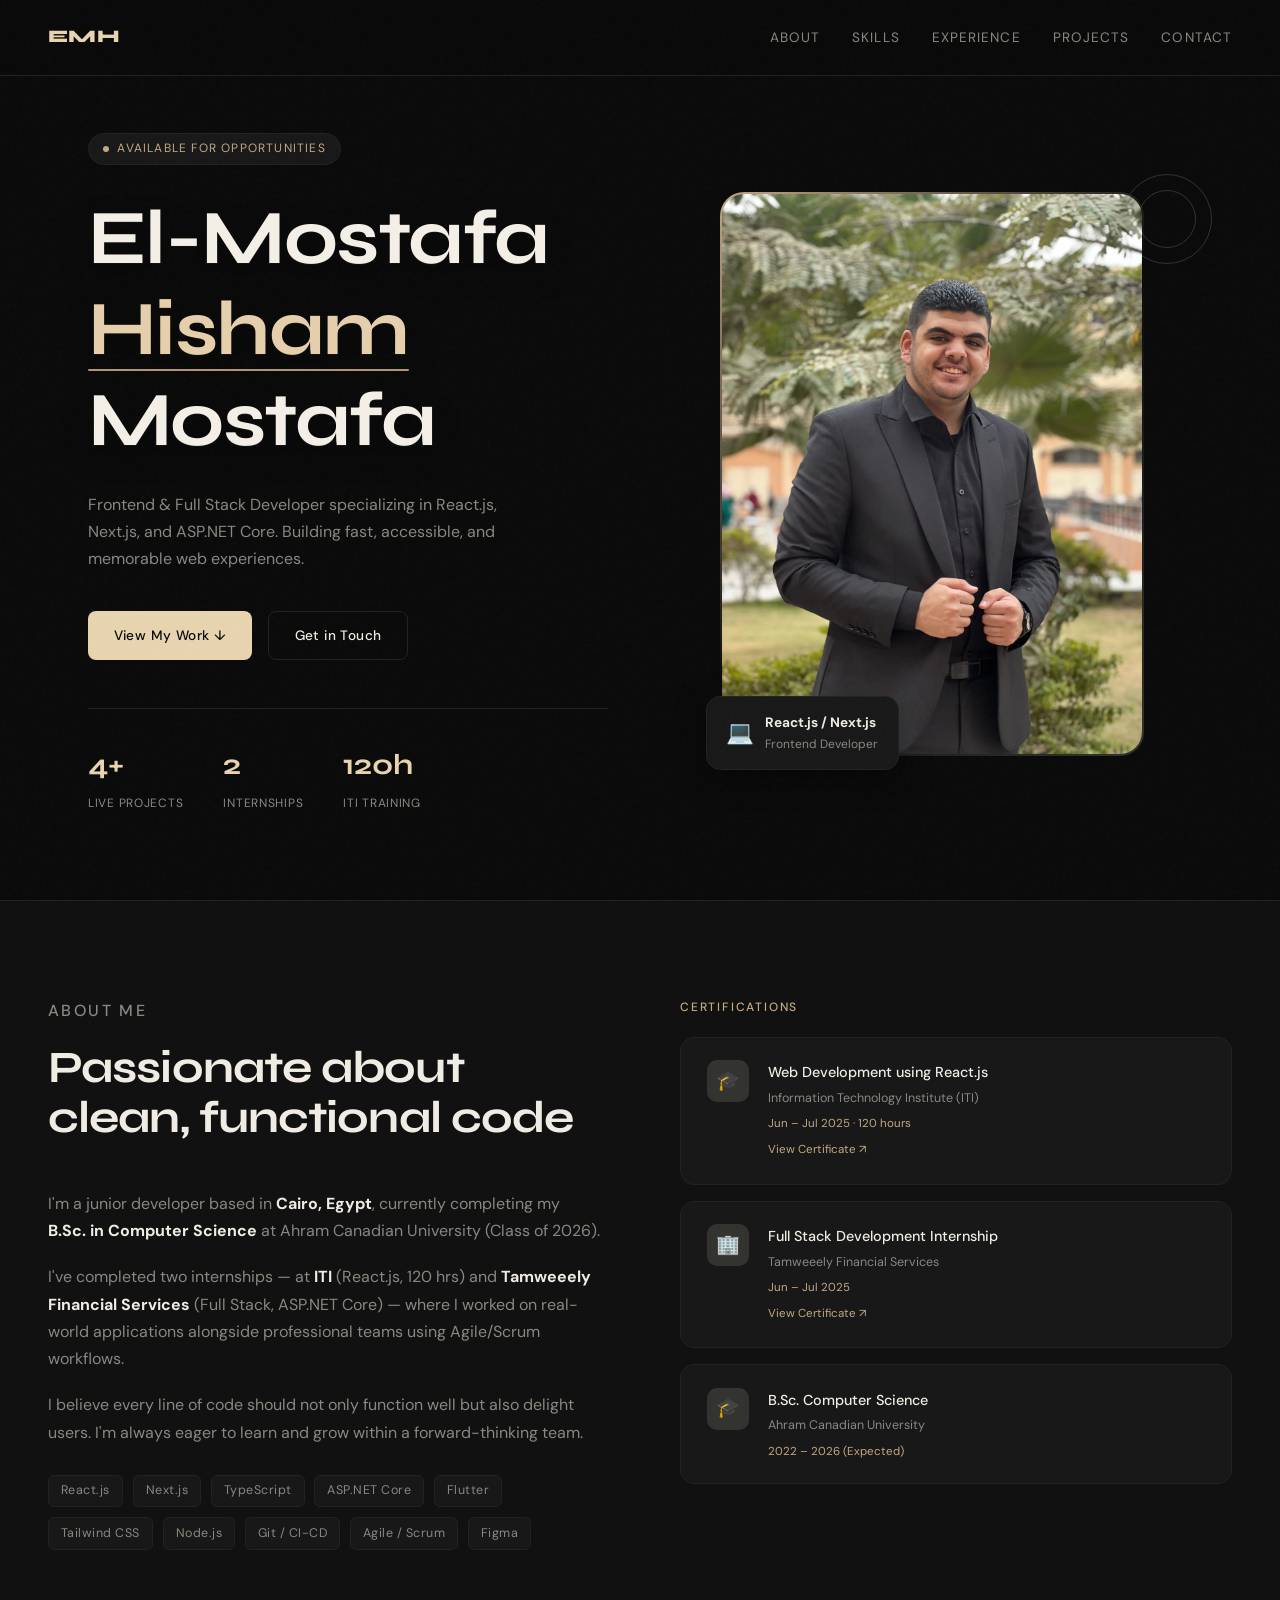
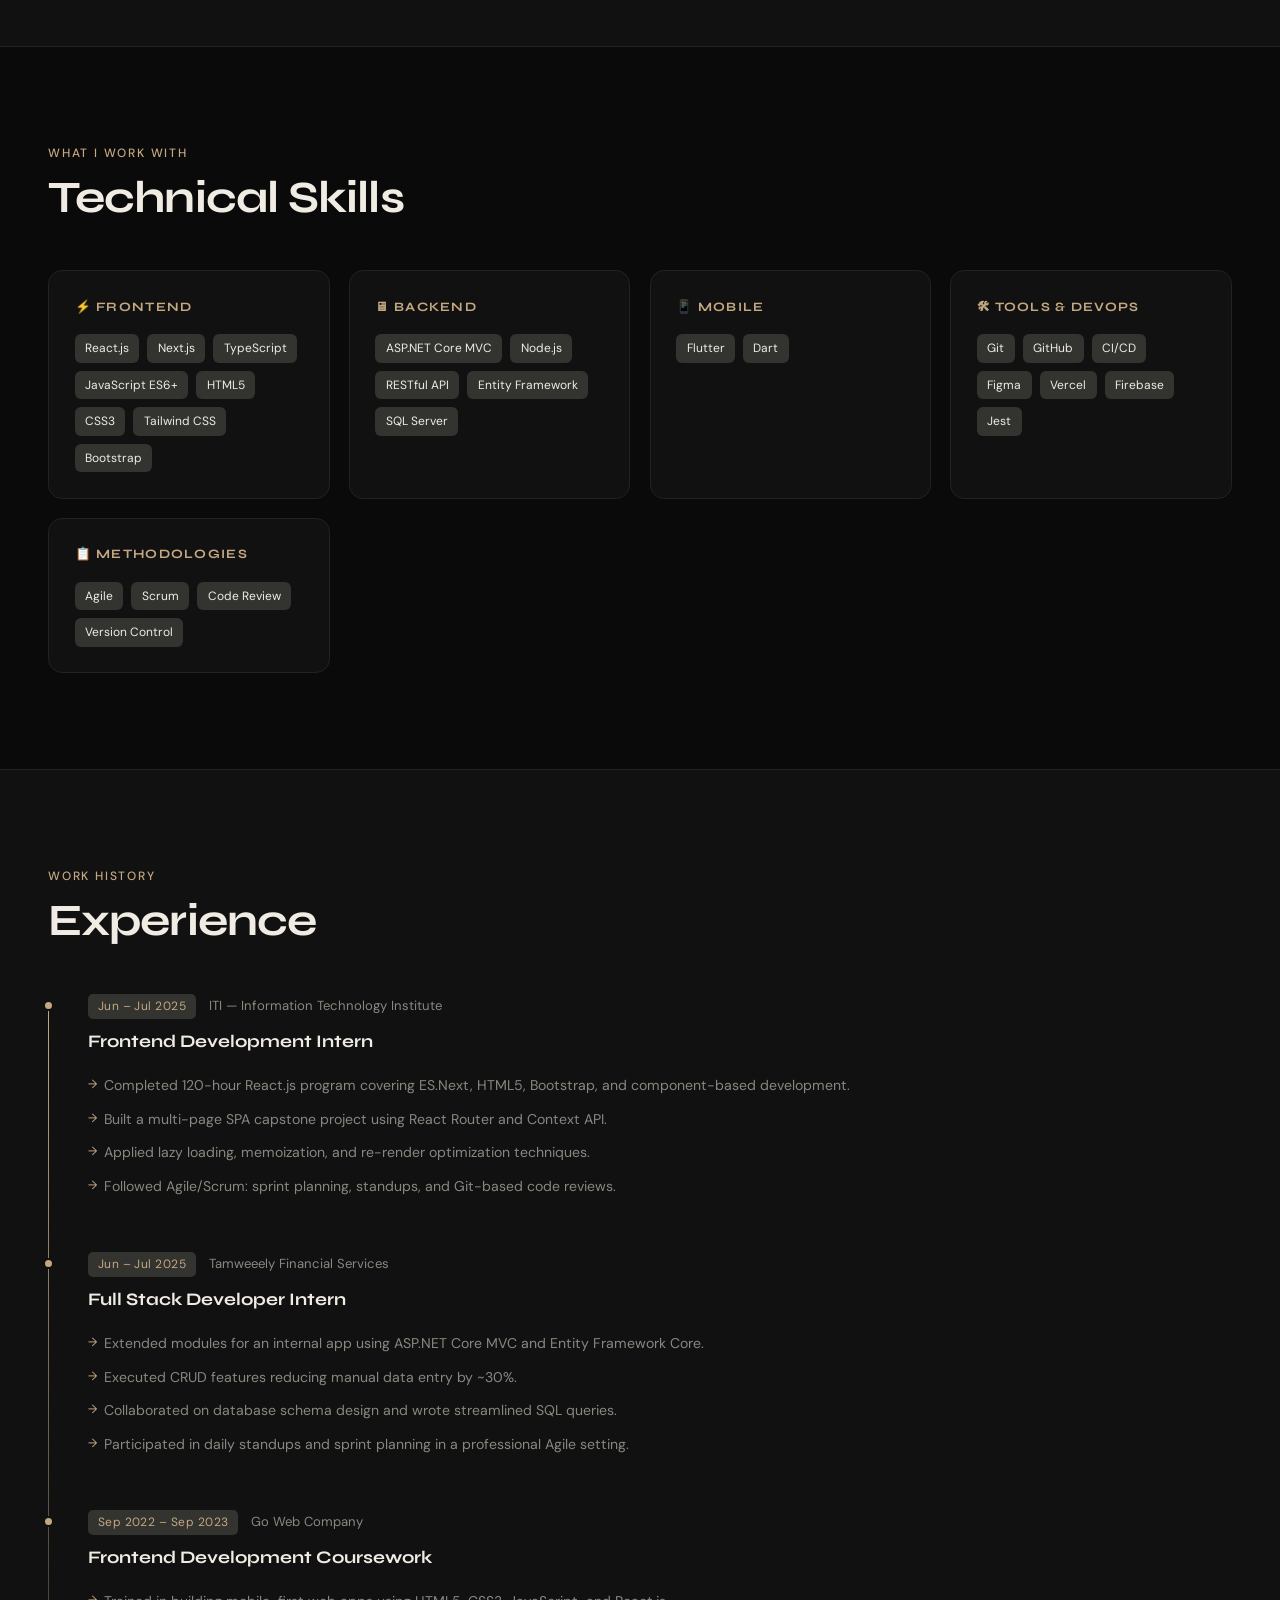
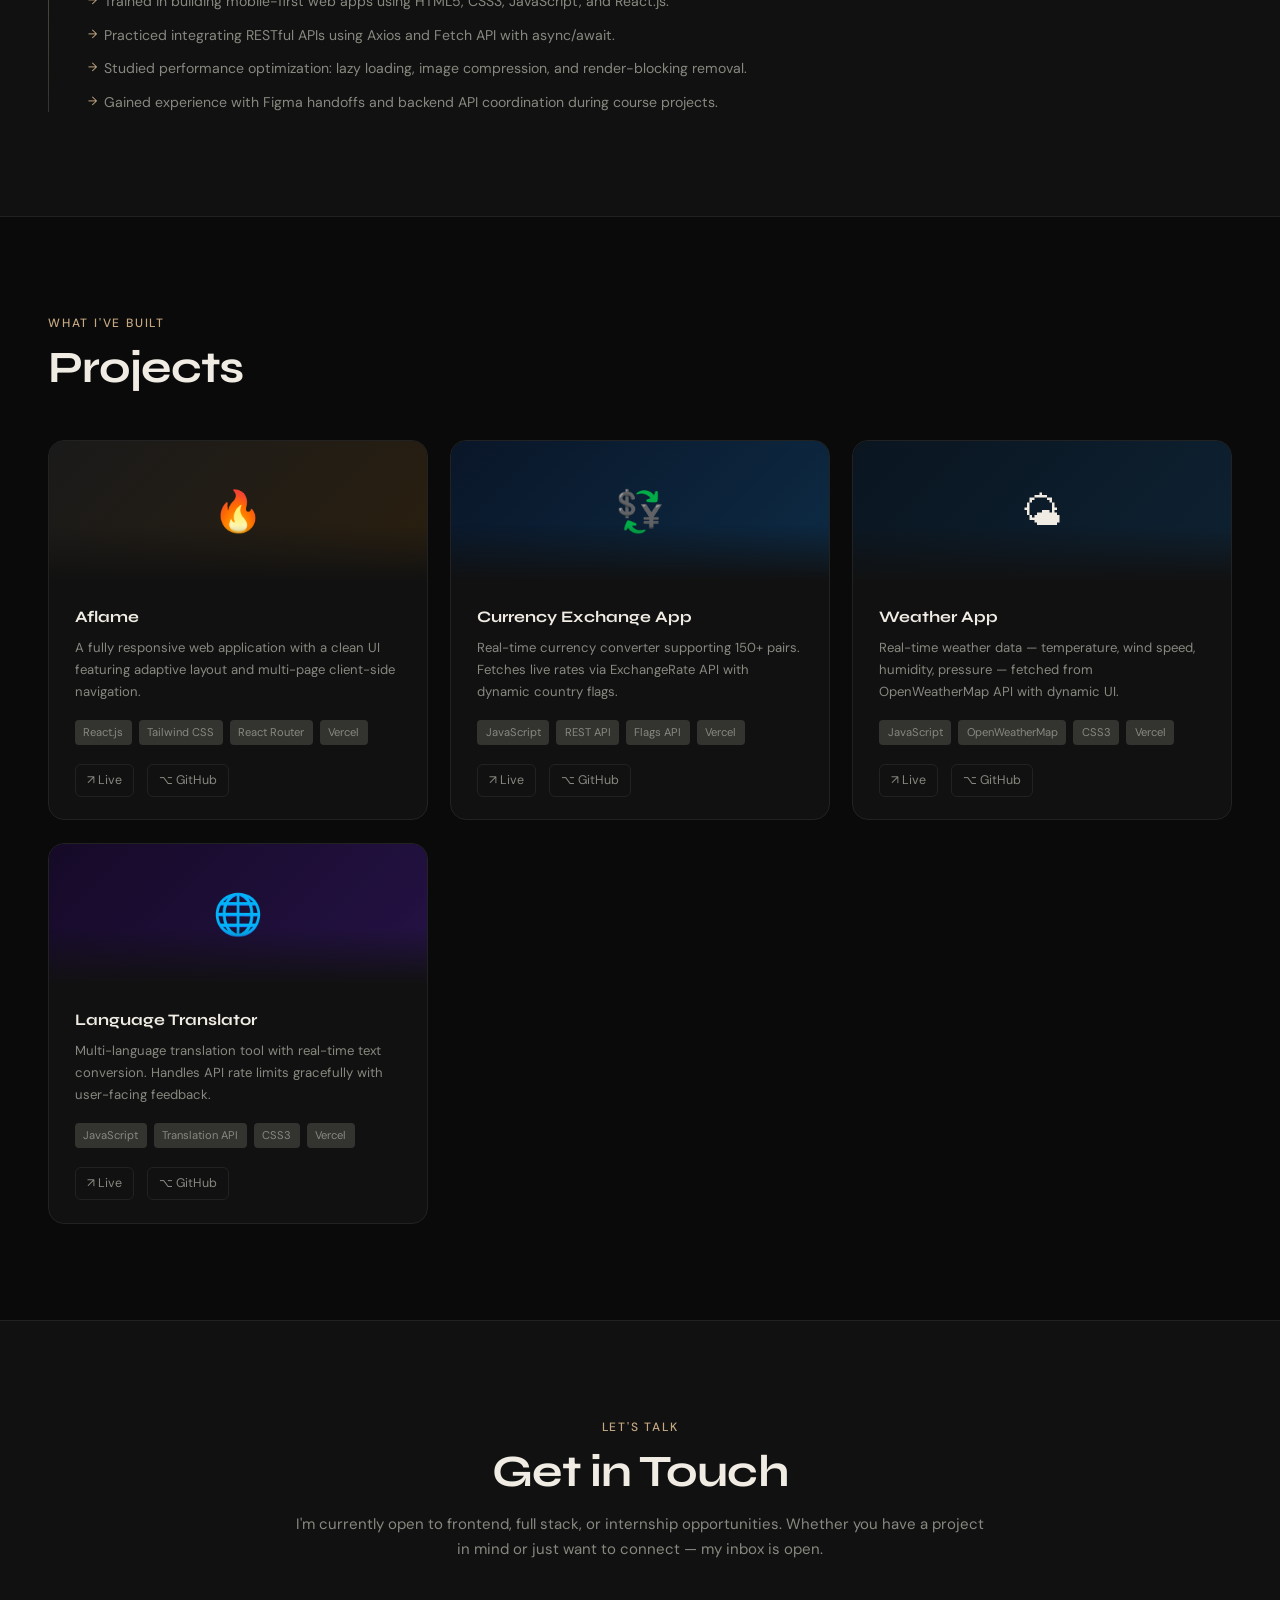
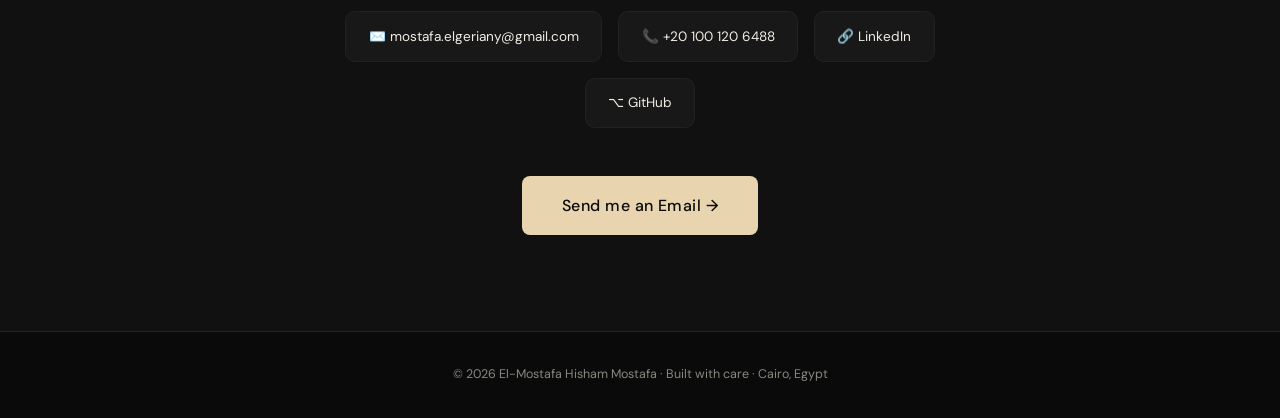
<file: index.html>
<!DOCTYPE html>
<html lang="en">
<head>
<meta charset="UTF-8">
<meta name="viewport" content="width=device-width, initial-scale=1.0">
<title>El-Mostafa Hisham — Portfolio</title>
<link href="https://fonts.googleapis.com/css2?family=Syne:wght@400;500;600;700;800&family=DM+Sans:ital,wght@0,300;0,400;0,500;1,300&display=swap" rel="stylesheet">

<link rel="stylesheet" href="styles.css">
</head>
<body>

<!-- NAV -->
<nav>
  <div class="nav-logo">EMH</div>
  <ul class="nav-links">
    <li><a href="#about">About</a></li>
    <li><a href="#skills">Skills</a></li>
    <li><a href="#experience">Experience</a></li>
    <li><a href="#projects">Projects</a></li>
    <li><a href="#contact">Contact</a></li>
  </ul>
</nav>

<!-- HERO -->
<section style="padding:0;">
  <div class="hero">
    <div class="hero-text">
      <div class="hero-tag">
        <span></span>
        Available for opportunities
      </div>
      <h1 class="hero-name">El-Mostafa<br><em>Hisham</em><br>Mostafa</h1>
      <p class="hero-sub">
        Frontend &amp; Full Stack Developer specializing in React.js, Next.js, and ASP.NET Core.
        Building fast, accessible, and memorable web experiences.
      </p>
      <div class="hero-btns">
        <a href="#projects" class="btn btn-primary">View My Work ↓</a>
        <a href="#contact" class="btn btn-ghost">Get in Touch</a>
      </div>
      <div class="hero-stats">
        <div>
          <span class="stat-num">4+</span>
          <span class="stat-label">Live Projects</span>
        </div>
        <div>
          <span class="stat-num">2</span>
          <span class="stat-label">Internships</span>
        </div>
        <div>
          <span class="stat-num">120h</span>
          <span class="stat-label">ITI Training</span>
        </div>
      </div>
    </div>
    <div class="hero-photo">
      <div class="photo-deco"></div>
      <div class="photo-frame">
        <img src="photo.jpeg" alt="El-Mostafa Hisham" class="photo" />
        <div class="photo-badge">
          <div class="badge-icon">💻</div>
          <div class="badge-text">
            <strong>React.js / Next.js</strong>
            Frontend Developer
          </div>
        </div>
      </div>
    </div>
  </div>
</section>

<!-- ABOUT -->
<section id="about">
  <div class="section-inner">
    <div class="about-grid reveal">
      <div class="about-text">
        <p class="section-label">About Me</p>
        <h2 class="section-title">Passionate about<br>clean, functional code</h2>
        <p>
          I'm a junior developer based in <strong>Cairo, Egypt</strong>, currently completing my
          <strong>B.Sc. in Computer Science</strong> at Ahram Canadian University (Class of 2026).
        </p>
        <p>
          I've completed two internships — at <strong>ITI</strong> (React.js, 120 hrs) and
          <strong>Tamweeely Financial Services</strong> (Full Stack, ASP.NET Core) — where I worked
          on real-world applications alongside professional teams using Agile/Scrum workflows.
        </p>
        <p>
          I believe every line of code should not only function well but also delight users.
          I'm always eager to learn and grow within a forward-thinking team.
        </p>
        <div class="about-chips">
          <span class="chip">React.js</span>
          <span class="chip">Next.js</span>
          <span class="chip">TypeScript</span>
          <span class="chip">ASP.NET Core</span>
          <span class="chip">Flutter</span>
          <span class="chip">Tailwind CSS</span>
          <span class="chip">Node.js</span>
          <span class="chip">Git / CI-CD</span>
          <span class="chip">Agile / Scrum</span>
          <span class="chip">Figma</span>
        </div>
      </div>
      <div class="about-certs">
        <p class="section-label" style="margin-bottom:1.2rem;">Certifications</p>
        <div class="cert-card">
          <div class="cert-icon">🎓</div>
          <div>
            <div class="cert-title">Web Development using React.js</div>
            <div class="cert-org">Information Technology Institute (ITI)</div>
            <div class="cert-date">Jun – Jul 2025 · 120 hours</div>
            <a href="https://www.linkedin.com/in/mostafa-hisham-b307652ab/overlay/Position/2902646830/treasury/?profileId=ACoAAEqvUhQBLtXlPJN6GRvSFXj-2l2OHlS9ThM" target="_blank" class="cert-link">View Certificate ↗</a>
          </div>
        </div>
        <div class="cert-card">
          <div class="cert-icon">🏢</div>
          <div>
            <div class="cert-title">Full Stack Development Internship</div>
            <div class="cert-org">Tamweeely Financial Services</div>
            <div class="cert-date">Jun – Jul 2025</div>
            <a href="https://www.linkedin.com/in/mostafa-hisham-b307652ab/overlay/Position/2696423490/treasury/?profileId=ACoAAEqvUhQBLtXlPJN6GRvSFXj-2l2OHlS9ThM" target="_blank" class="cert-link">View Certificate ↗</a>
          </div>
        </div>
        <div class="cert-card">
          <div class="cert-icon">🎓</div>
          <div>
            <div class="cert-title">B.Sc. Computer Science</div>
            <div class="cert-org">Ahram Canadian University</div>
            <div class="cert-date">2022 – 2026 (Expected)</div>
          </div>
        </div>
      </div>
    </div>
  </div>
</section>

<!-- SKILLS -->
<section id="skills">
  <div class="section-inner reveal">
    <p class="section-label">What I Work With</p>
    <h2 class="section-title">Technical Skills</h2>
    <div class="skills-grid">
      <div class="skill-group">
        <div class="skill-group-title">⚡ Frontend</div>
        <div class="skill-tags">
          <span class="skill-tag">React.js</span>
          <span class="skill-tag">Next.js</span>
          <span class="skill-tag">TypeScript</span>
          <span class="skill-tag">JavaScript ES6+</span>
          <span class="skill-tag">HTML5</span>
          <span class="skill-tag">CSS3</span>
          <span class="skill-tag">Tailwind CSS</span>
          <span class="skill-tag">Bootstrap</span>
        </div>
      </div>
      <div class="skill-group">
        <div class="skill-group-title">🖥 Backend</div>
        <div class="skill-tags">
          <span class="skill-tag">ASP.NET Core MVC</span>
          <span class="skill-tag">Node.js</span>
          <span class="skill-tag">RESTful API</span>
          <span class="skill-tag">Entity Framework</span>
          <span class="skill-tag">SQL Server</span>
        </div>
      </div>
      <div class="skill-group">
        <div class="skill-group-title">📱 Mobile</div>
        <div class="skill-tags">
          <span class="skill-tag">Flutter</span>
          <span class="skill-tag">Dart</span>
        </div>
      </div>
      <div class="skill-group">
        <div class="skill-group-title">🛠 Tools & DevOps</div>
        <div class="skill-tags">
          <span class="skill-tag">Git</span>
          <span class="skill-tag">GitHub</span>
          <span class="skill-tag">CI/CD</span>
          <span class="skill-tag">Figma</span>
          <span class="skill-tag">Vercel</span>
          <span class="skill-tag">Firebase</span>
          <span class="skill-tag">Jest</span>
        </div>
      </div>
      <div class="skill-group">
        <div class="skill-group-title">📋 Methodologies</div>
        <div class="skill-tags">
          <span class="skill-tag">Agile</span>
          <span class="skill-tag">Scrum</span>
          <span class="skill-tag">Code Review</span>
          <span class="skill-tag">Version Control</span>
        </div>
      </div>
    </div>
  </div>
</section>

<!-- EXPERIENCE -->
<section id="experience">
  <div class="section-inner reveal">
    <p class="section-label">Work History</p>
    <h2 class="section-title">Experience</h2>
    <div class="exp-timeline">

      <div class="exp-item">
        <div class="exp-dot"></div>
        <div class="exp-meta">
          <span class="exp-date">Jun – Jul 2025</span>
          <span class="exp-company">ITI — Information Technology Institute</span>
        </div>
        <div class="exp-title">Frontend Development Intern</div>
        <ul class="exp-bullets">
          <li>Completed 120-hour React.js program covering ES.Next, HTML5, Bootstrap, and component-based development.</li>
          <li>Built a multi-page SPA capstone project using React Router and Context API.</li>
          <li>Applied lazy loading, memoization, and re-render optimization techniques.</li>
          <li>Followed Agile/Scrum: sprint planning, standups, and Git-based code reviews.</li>
        </ul>
      </div>

      <div class="exp-item">
        <div class="exp-dot"></div>
        <div class="exp-meta">
          <span class="exp-date">Jun – Jul 2025</span>
          <span class="exp-company">Tamweeely Financial Services</span>
        </div>
        <div class="exp-title">Full Stack Developer Intern</div>
        <ul class="exp-bullets">
          <li>Extended modules for an internal app using ASP.NET Core MVC and Entity Framework Core.</li>
          <li>Executed CRUD features reducing manual data entry by ~30%.</li>
          <li>Collaborated on database schema design and wrote streamlined SQL queries.</li>
          <li>Participated in daily standups and sprint planning in a professional Agile setting.</li>
        </ul>
      </div>

      <div class="exp-item">
        <div class="exp-dot"></div>
        <div class="exp-meta">
          <span class="exp-date">Sep 2022 – Sep 2023</span>
          <span class="exp-company">Go Web Company</span>
        </div>
        <div class="exp-title">Frontend Development Coursework</div>
        <ul class="exp-bullets">
          <li>Trained in building mobile-first web apps using HTML5, CSS3, JavaScript, and React.js.</li>
          <li>Practiced integrating RESTful APIs using Axios and Fetch API with async/await.</li>
          <li>Studied performance optimization: lazy loading, image compression, and render-blocking removal.</li>
          <li>Gained experience with Figma handoffs and backend API coordination during course projects.</li>
        </ul>
      </div>

    </div>
  </div>
</section>

<!-- PROJECTS -->
<section id="projects">
  <div class="section-inner reveal">
    <p class="section-label">What I've Built</p>
    <h2 class="section-title">Projects</h2>
    <div class="projects-grid">

      <div class="project-card">
        <div class="project-header" style="background: linear-gradient(135deg,#1a1a1a,#2a1f0f);">🔥</div>
        <div class="project-body">
          <div class="project-name">Aflame</div>
          <div class="project-desc">A fully responsive web application with a clean UI featuring adaptive layout and multi-page client-side navigation.</div>
          <div class="project-tech">
            <span class="tech-badge">React.js</span>
            <span class="tech-badge">Tailwind CSS</span>
            <span class="tech-badge">React Router</span>
            <span class="tech-badge">Vercel</span>
          </div>
          <div class="project-links">
            <a href="https://aflame.vercel.app/" target="_blank" class="project-link">↗ Live</a>
            <a href="https://github.com/MostafaHisham2004" target="_blank" class="project-link">⌥ GitHub</a>
          </div>
        </div>
      </div>

      <div class="project-card">
        <div class="project-header" style="background: linear-gradient(135deg,#0a1628,#0d2b45);">💱</div>
        <div class="project-body">
          <div class="project-name">Currency Exchange App</div>
          <div class="project-desc">Real-time currency converter supporting 150+ pairs. Fetches live rates via ExchangeRate API with dynamic country flags.</div>
          <div class="project-tech">
            <span class="tech-badge">JavaScript</span>
            <span class="tech-badge">REST API</span>
            <span class="tech-badge">Flags API</span>
            <span class="tech-badge">Vercel</span>
          </div>
          <div class="project-links">
            <a href="https://currencyexchange-kappa.vercel.app/" target="_blank" class="project-link">↗ Live</a>
            <a href="https://github.com/MostafaHisham2004" target="_blank" class="project-link">⌥ GitHub</a>
          </div>
        </div>
      </div>

      <div class="project-card">
        <div class="project-header" style="background: linear-gradient(135deg,#0a1520,#0e2233);">🌤</div>
        <div class="project-body">
          <div class="project-name">Weather App</div>
          <div class="project-desc">Real-time weather data — temperature, wind speed, humidity, pressure — fetched from OpenWeatherMap API with dynamic UI.</div>
          <div class="project-tech">
            <span class="tech-badge">JavaScript</span>
            <span class="tech-badge">OpenWeatherMap</span>
            <span class="tech-badge">CSS3</span>
            <span class="tech-badge">Vercel</span>
          </div>
          <div class="project-links">
            <a href="https://weather-app-umber-phi.vercel.app/" target="_blank" class="project-link">↗ Live</a>
            <a href="https://github.com/MostafaHisham2004" target="_blank" class="project-link">⌥ GitHub</a>
          </div>
        </div>
      </div>

      <div class="project-card">
        <div class="project-header" style="background: linear-gradient(135deg,#160a28,#241245);">🌐</div>
        <div class="project-body">
          <div class="project-name">Language Translator</div>
          <div class="project-desc">Multi-language translation tool with real-time text conversion. Handles API rate limits gracefully with user-facing feedback.</div>
          <div class="project-tech">
            <span class="tech-badge">JavaScript</span>
            <span class="tech-badge">Translation API</span>
            <span class="tech-badge">CSS3</span>
            <span class="tech-badge">Vercel</span>
          </div>
          <div class="project-links">
            <a href="https://translator-omega-rosy.vercel.app/" target="_blank" class="project-link">↗ Live</a>
            <a href="https://github.com/MostafaHisham2004" target="_blank" class="project-link">⌥ GitHub</a>
          </div>
        </div>
      </div>

    </div>
  </div>
</section>

<!-- CONTACT -->
<section id="contact">
  <div class="section-inner">
    <div class="contact-inner reveal">
      <p class="section-label">Let's Talk</p>
      <h2 class="section-title">Get in Touch</h2>
      <p class="contact-sub">
        I'm currently open to frontend, full stack, or internship opportunities.
        Whether you have a project in mind or just want to connect — my inbox is open.
      </p>
      <div class="contact-links">
        <a href="mailto:mostafa.elgeriany@gmail.com" class="contact-link">✉️ mostafa.elgeriany@gmail.com</a>
        <a href="tel:+201001206488" class="contact-link">📞 +20 100 120 6488</a>
        <a href="https://www.linkedin.com/in/mostafa-hisham-b307652ab/" target="_blank" class="contact-link">🔗 LinkedIn</a>
        <a href="https://github.com/MostafaHisham2004" target="_blank" class="contact-link">⌥ GitHub</a>
      </div>
      <a href="mailto:mostafa.elgeriany@gmail.com" class="btn btn-primary" style="font-size:1rem;padding:1rem 2.5rem;">Send me an Email →</a>
    </div>
  </div>
</section>

<!-- FOOTER -->
<footer>
  <p>© 2026 El-Mostafa Hisham Mostafa · Built with care · Cairo, Egypt</p>
</footer>



<script src="script.js"></script>
</body>
</html>
</file>
<file: styles.css>
:root {
    --bg: #0a0a0a;
    --surface: #111111;
    --surface2: #181818;
    --border: #222222;
    --accent: #e8d5b0;
    --accent2: #c4a882;
    --text: #f0ece4;
    --muted: #888880;
    --faint: #333330;
  }

  *, *::before, *::after { box-sizing: border-box; margin: 0; padding: 0; }

  html { scroll-behavior: smooth; }

  body {
    background: var(--bg);
    color: var(--text);
    font-family: 'DM Sans', sans-serif;
    font-size: 15px;
    line-height: 1.7;
    overflow-x: hidden;
  }

  /* ── GRAIN OVERLAY ─────────────────────── */
  body::before {
    content: '';
    position: fixed; inset: 0;
    background-image: url("data:image/svg+xml,%3Csvg viewBox='0 0 256 256' xmlns='http://www.w3.org/2000/svg'%3E%3Cfilter id='noise'%3E%3CfeTurbulence type='fractalNoise' baseFrequency='0.9' numOctaves='4' stitchTiles='stitch'/%3E%3C/filter%3E%3Crect width='100%25' height='100%25' filter='url(%23noise)' opacity='0.035'/%3E%3C/svg%3E");
    pointer-events: none;
    z-index: 999;
    opacity: .6;
  }

  /* ── NAV ──────────────────────────────── */
  nav {
    position: fixed; top: 0; left: 0; right: 0;
    z-index: 100;
    display: flex; align-items: center; justify-content: space-between;
    padding: 1.4rem 3rem;
    background: rgba(10,10,10,.85);
    backdrop-filter: blur(16px);
    border-bottom: 1px solid var(--border);
  }
  .nav-logo {
    font-family: 'Syne', sans-serif;
    font-weight: 800;
    font-size: 1.1rem;
    letter-spacing: .02em;
    color: var(--accent);
  }
  .nav-links { display: flex; gap: 2rem; list-style: none; }
  .nav-links a {
    color: var(--muted);
    text-decoration: none;
    font-size: .85rem;
    letter-spacing: .08em;
    text-transform: uppercase;
    transition: color .25s;
  }
  .nav-links a:hover { color: var(--accent); }

  /* ── HERO ─────────────────────────────── */
  .hero {
    min-height: 100vh;
    display: grid;
    grid-template-columns: 1fr 1fr;
    align-items: center;
    padding: 7rem 3rem 4rem;
    gap: 4rem;
    max-width: 1200px;
    margin: 0 auto;
  }

  .hero-text { animation: fadeUp .9s cubic-bezier(.22,1,.36,1) both; }

  .hero-tag {
    display: inline-flex; align-items: center; gap: .5rem;
    background: var(--surface2);
    border: 1px solid var(--border);
    border-radius: 999px;
    padding: .3rem .9rem;
    font-size: .75rem;
    color: var(--accent2);
    letter-spacing: .1em;
    text-transform: uppercase;
    margin-bottom: 1.8rem;
  }
  .hero-tag span { width: 6px; height: 6px; border-radius: 50%; background: var(--accent2); display: inline-block; animation: pulse 2s infinite; }

  h1 {
    font-family: 'Syne', sans-serif;
    font-weight: 750;
    font-size: clamp(2.6rem, 5vw, 4.2rem);
    line-height: 1.12;
    letter-spacing: -0.03em;
    margin-bottom: 1.4rem;
    text-wrap: balance;
    text-shadow:
      0 1px 0 rgba(255,255,255,.03),
      0 18px 45px rgba(0,0,0,.45);
  }
  h1 em {
    font-style: normal;
    color: var(--accent);
    position: relative;
    display: inline-block;
  }
  h1 em::after {
    content: '';
    position: absolute; left: 0; bottom: 4px; right: 0;
    height: 2px;
    background: var(--accent2);
    border-radius: 2px;
    transform: scaleX(0);
    transform-origin: left;
    animation: lineIn 1s .6s cubic-bezier(.22,1,.36,1) forwards;
  }
  .hero-name {
    font-size: clamp(2.9rem, 6vw, 4.8rem);
    line-height: 1.18;
    letter-spacing: -0.02em;
    font-weight: 700;
    color: #f4efe7;
    text-shadow:
      0 1px 0 rgba(255,255,255,.04),
      0 12px 28px rgba(0,0,0,.38);
    margin-bottom: 1.6rem;
  }
  .hero-name em {
    color: #e6cfac;
  }
  .hero-name em::after {
    height: 2px;
    opacity: .9;
  }

  .hero-sub {
    color: var(--muted);
    font-size: 1rem;
    max-width: 420px;
    margin-bottom: 2.4rem;
  }

  .hero-btns { display: flex; gap: 1rem; flex-wrap: wrap; }

  .btn {
    display: inline-flex; align-items: center; gap: .5rem;
    padding: .75rem 1.6rem;
    border-radius: 8px;
    font-size: .85rem;
    font-weight: 500;
    text-decoration: none;
    letter-spacing: .03em;
    transition: all .25s;
    cursor: pointer;
    border: none;
  }
  .btn-primary {
    background: var(--accent);
    color: #0a0a0a;
  }
  .btn-primary:hover { background: var(--accent2); transform: translateY(-2px); box-shadow: 0 8px 24px rgba(232,213,176,.15); }
  .btn-ghost {
    background: transparent;
    color: var(--text);
    border: 1px solid var(--border);
  }
  .btn-ghost:hover { border-color: var(--accent); color: var(--accent); transform: translateY(-2px); }

  /* Hero stats */
  .hero-stats {
    display: flex; gap: 2.5rem;
    margin-top: 3rem;
    padding-top: 2rem;
    border-top: 1px solid var(--border);
  }
  .stat-num {
    font-family: 'Syne', sans-serif;
    font-weight: 700;
    font-size: 1.8rem;
    color: var(--accent);
    display: block;
  }
  .stat-label {
    font-size: .75rem;
    color: var(--muted);
    letter-spacing: .06em;
    text-transform: uppercase;
  }

  /* Photo side */
  .hero-photo {
    position: relative;
    animation: fadeUp .9s .2s cubic-bezier(.22,1,.36,1) both;
  }
  .photo-frame {
    position: relative;
    width: 100%;
    max-width: 420px;
    margin: 0 auto;
  }
  .photo-frame::before {
    content: '';
    position: absolute;
    inset: -2px;
    border-radius: 24px;
    background: linear-gradient(135deg, var(--accent2) 0%, transparent 50%, var(--faint) 100%);
    z-index: 0;
  }
  .photo-frame img {
    position: relative;
    z-index: 1;
    width: 100%;
    border-radius: 22px;
    display: block;
    filter: grayscale(15%) contrast(1.05);
  }
  .photo-badge {
    position: absolute;
    bottom: -16px; left: -16px;
    background: var(--surface2);
    border: 1px solid var(--border);
    border-radius: 14px;
    padding: .9rem 1.2rem;
    z-index: 2;
    display: flex; align-items: center; gap: .7rem;
    backdrop-filter: blur(12px);
    box-shadow: 0 8px 32px rgba(0,0,0,.4);
  }
  .badge-icon { font-size: 1.4rem; }
  .badge-text { font-size: .75rem; color: var(--muted); }
  .badge-text strong { display: block; color: var(--text); font-size: .85rem; }

  .photo-deco {
    position: absolute;
    top: -20px; right: -20px;
    width: 90px; height: 90px;
    border: 1px solid var(--faint);
    border-radius: 50%;
    z-index: 0;
  }
  .photo-deco::after {
    content: '';
    position: absolute;
    inset: 15px;
    border: 1px solid var(--faint);
    border-radius: 50%;
  }

  /* ── SECTIONS COMMON ──────────────────── */
  section { padding: 6rem 3rem; }
  .section-inner { max-width: 1200px; margin: 0 auto; }

  .section-label {
    font-size: .75rem;
    color: var(--accent2);
    letter-spacing: .15em;
    text-transform: uppercase;
    margin-bottom: .6rem;
    font-weight: 500;
  }
  .section-title {
    font-family: 'Syne', sans-serif;
    font-size: clamp(1.8rem, 3.5vw, 2.8rem);
    font-weight: 700;
    letter-spacing: -.02em;
    margin-bottom: 3rem;
    line-height: 1.1;
  }

  /* ── ABOUT ────────────────────────────── */
  #about { background: var(--surface); border-top: 1px solid var(--border); border-bottom: 1px solid var(--border); }
  .about-grid {
    display: grid;
    grid-template-columns: 1fr 1fr;
    gap: 5rem;
    align-items: start;
  }
  .about-text p {
    color: var(--muted);
    margin-bottom: 1.2rem;
    font-size: 1rem;
  }
  .about-text p strong { color: var(--text); }
  .about-chips {
    display: flex; flex-wrap: wrap; gap: .6rem;
    margin-top: 1.8rem;
  }
  .chip {
    background: var(--surface2);
    border: 1px solid var(--border);
    border-radius: 6px;
    padding: .3rem .75rem;
    font-size: .78rem;
    color: var(--muted);
    letter-spacing: .04em;
    transition: all .2s;
  }
  .chip:hover { border-color: var(--accent); color: var(--accent); }

  .about-certs { }
  .cert-card {
    background: var(--surface2);
    border: 1px solid var(--border);
    border-radius: 14px;
    padding: 1.4rem 1.6rem;
    margin-bottom: 1rem;
    display: flex; gap: 1.2rem; align-items: flex-start;
    transition: border-color .25s, transform .25s;
  }
  .cert-card:hover { border-color: var(--accent2); transform: translateX(4px); }
  .cert-icon {
    width: 42px; height: 42px;
    background: var(--faint);
    border-radius: 10px;
    display: flex; align-items: center; justify-content: center;
    font-size: 1.2rem;
    flex-shrink: 0;
  }
  .cert-title { font-weight: 500; font-size: .9rem; margin-bottom: .2rem; color: var(--text); }
  .cert-org { font-size: .78rem; color: var(--muted); }
  .cert-date { font-size: .72rem; color: var(--accent2); margin-top: .3rem; }
  .cert-link {
    display: inline-flex; align-items: center; gap: .3rem;
    font-size: .72rem;
    color: var(--accent2);
    text-decoration: none;
    margin-top: .4rem;
    transition: color .2s;
  }
  .cert-link:hover { color: var(--accent); }

  /* ── SKILLS ───────────────────────────── */
  #skills { border-bottom: 1px solid var(--border); }
  .skills-grid {
    display: grid;
    grid-template-columns: repeat(auto-fit, minmax(260px, 1fr));
    gap: 1.2rem;
  }
  .skill-group {
    background: var(--surface);
    border: 1px solid var(--border);
    border-radius: 14px;
    padding: 1.6rem;
    transition: border-color .25s, transform .25s;
  }
  .skill-group:hover { border-color: var(--accent2); transform: translateY(-3px); }
  .skill-group-title {
    font-family: 'Syne', sans-serif;
    font-size: .8rem;
    font-weight: 700;
    letter-spacing: .1em;
    text-transform: uppercase;
    color: var(--accent2);
    margin-bottom: 1rem;
    display: flex; align-items: center; gap: .5rem;
  }
  .skill-tags { display: flex; flex-wrap: wrap; gap: .5rem; }
  .skill-tag {
    background: var(--faint);
    border-radius: 6px;
    padding: .25rem .65rem;
    font-size: .75rem;
    color: var(--text);
  }

  /* ── EXPERIENCE ───────────────────────── */
  #experience { background: var(--surface); border-bottom: 1px solid var(--border); }
  .exp-timeline { position: relative; }
  .exp-timeline::before {
    content: '';
    position: absolute;
    left: 0; top: 8px; bottom: 8px;
    width: 1px;
    background: linear-gradient(to bottom, var(--accent2), var(--faint));
  }
  .exp-item {
    padding-left: 2.5rem;
    padding-bottom: 3rem;
    position: relative;
  }
  .exp-item:last-child { padding-bottom: 0; }
  .exp-dot {
    position: absolute;
    left: -5px; top: 6px;
    width: 11px; height: 11px;
    background: var(--accent2);
    border-radius: 50%;
    border: 2px solid var(--surface);
  }
  .exp-meta {
    display: flex; align-items: center; gap: .8rem;
    margin-bottom: .5rem;
    flex-wrap: wrap;
  }
  .exp-date {
    font-size: .75rem;
    background: var(--faint);
    border-radius: 5px;
    padding: .15rem .6rem;
    color: var(--accent2);
    letter-spacing: .04em;
  }
  .exp-company { font-size: .82rem; color: var(--muted); }
  .exp-title {
    font-family: 'Syne', sans-serif;
    font-weight: 700;
    font-size: 1.1rem;
    margin-bottom: .8rem;
    color: var(--text);
  }
  .exp-bullets { list-style: none; }
  .exp-bullets li {
    color: var(--muted);
    font-size: .88rem;
    padding: .3rem 0;
    padding-left: 1rem;
    position: relative;
  }
  .exp-bullets li::before {
    content: '→';
    position: absolute; left: 0;
    color: var(--accent2);
    font-size: .75rem;
  }

  /* ── PROJECTS ─────────────────────────── */
  #projects { border-bottom: 1px solid var(--border); }
  .projects-grid {
    display: grid;
    grid-template-columns: repeat(auto-fit, minmax(280px, 1fr));
    gap: 1.4rem;
  }
  .project-card {
    background: var(--surface);
    border: 1px solid var(--border);
    border-radius: 16px;
    overflow: hidden;
    transition: all .3s cubic-bezier(.22,1,.36,1);
    display: flex; flex-direction: column;
  }
  .project-card:hover { border-color: var(--accent2); transform: translateY(-6px); box-shadow: 0 20px 48px rgba(0,0,0,.4); }
  .project-header {
    height: 140px;
    display: flex; align-items: center; justify-content: center;
    font-size: 2.5rem;
    position: relative;
    overflow: hidden;
  }
  .project-header::after {
    content: '';
    position: absolute; inset: 0;
    background: linear-gradient(to bottom, transparent 60%, var(--surface));
  }
  .project-body { padding: 1.4rem 1.6rem; flex: 1; display: flex; flex-direction: column; }
  .project-name {
    font-family: 'Syne', sans-serif;
    font-weight: 700;
    font-size: 1rem;
    margin-bottom: .4rem;
  }
  .project-desc { font-size: .82rem; color: var(--muted); margin-bottom: 1rem; flex: 1; }
  .project-tech { display: flex; flex-wrap: wrap; gap: .4rem; margin-bottom: 1.2rem; }
  .tech-badge {
    background: var(--faint);
    border-radius: 4px;
    padding: .2rem .55rem;
    font-size: .7rem;
    color: var(--muted);
  }
  .project-links { display: flex; gap: .8rem; }
  .project-link {
    display: inline-flex; align-items: center; gap: .3rem;
    font-size: .78rem;
    color: var(--muted);
    text-decoration: none;
    border: 1px solid var(--border);
    border-radius: 6px;
    padding: .3rem .7rem;
    transition: all .2s;
  }
  .project-link:hover { border-color: var(--accent); color: var(--accent); }

  /* ── CONTACT ──────────────────────────── */
  #contact { background: var(--surface); }
  .contact-inner {
    max-width: 700px;
    margin: 0 auto;
    text-align: center;
  }
  .contact-inner .section-title { margin-bottom: 1rem; }
  .contact-sub { color: var(--muted); margin-bottom: 3rem; }
  .contact-links {
    display: flex; justify-content: center; gap: 1rem; flex-wrap: wrap;
    margin-bottom: 3rem;
  }
  .contact-link {
    display: inline-flex; align-items: center; gap: .6rem;
    padding: .8rem 1.4rem;
    background: var(--surface2);
    border: 1px solid var(--border);
    border-radius: 10px;
    color: var(--text);
    text-decoration: none;
    font-size: .85rem;
    transition: all .25s;
  }
  .contact-link:hover { border-color: var(--accent); color: var(--accent); transform: translateY(-2px); }

  /* ── FOOTER ───────────────────────────── */
  footer {
    padding: 2rem 3rem;
    border-top: 1px solid var(--border);
    text-align: center;
    font-size: .78rem;
    color: var(--muted);
  }

  /* ── ANIMATIONS ───────────────────────── */
  @keyframes fadeUp {
    from { opacity: 0; transform: translateY(24px); }
    to   { opacity: 1; transform: translateY(0); }
  }
  @keyframes lineIn {
    to { transform: scaleX(1); }
  }
  @keyframes pulse {
    0%, 100% { opacity: 1; }
    50% { opacity: .3; }
  }

  /* Scroll reveal */
  .reveal {
    opacity: 0;
    transform: translateY(20px);
    transition: opacity .7s cubic-bezier(.22,1,.36,1), transform .7s cubic-bezier(.22,1,.36,1);
  }
  .reveal.visible { opacity: 1; transform: none; }

  /* ── RESPONSIVE ───────────────────────── */
  @media (max-width: 768px) {
    nav { padding: 1rem 1.5rem; }
    .nav-links { display: none; }
    .hero { grid-template-columns: 1fr; padding: 6rem 1.5rem 3rem; gap: 3rem; }
    .hero-photo { order: -1; }
    .hero-name {
      font-size: clamp(2.4rem, 10vw, 3.4rem);
      line-height: 1.2;
      letter-spacing: -0.01em;
    }
    .about-grid { grid-template-columns: 1fr; gap: 3rem; }
    section { padding: 4rem 1.5rem; }
  }
</file>
